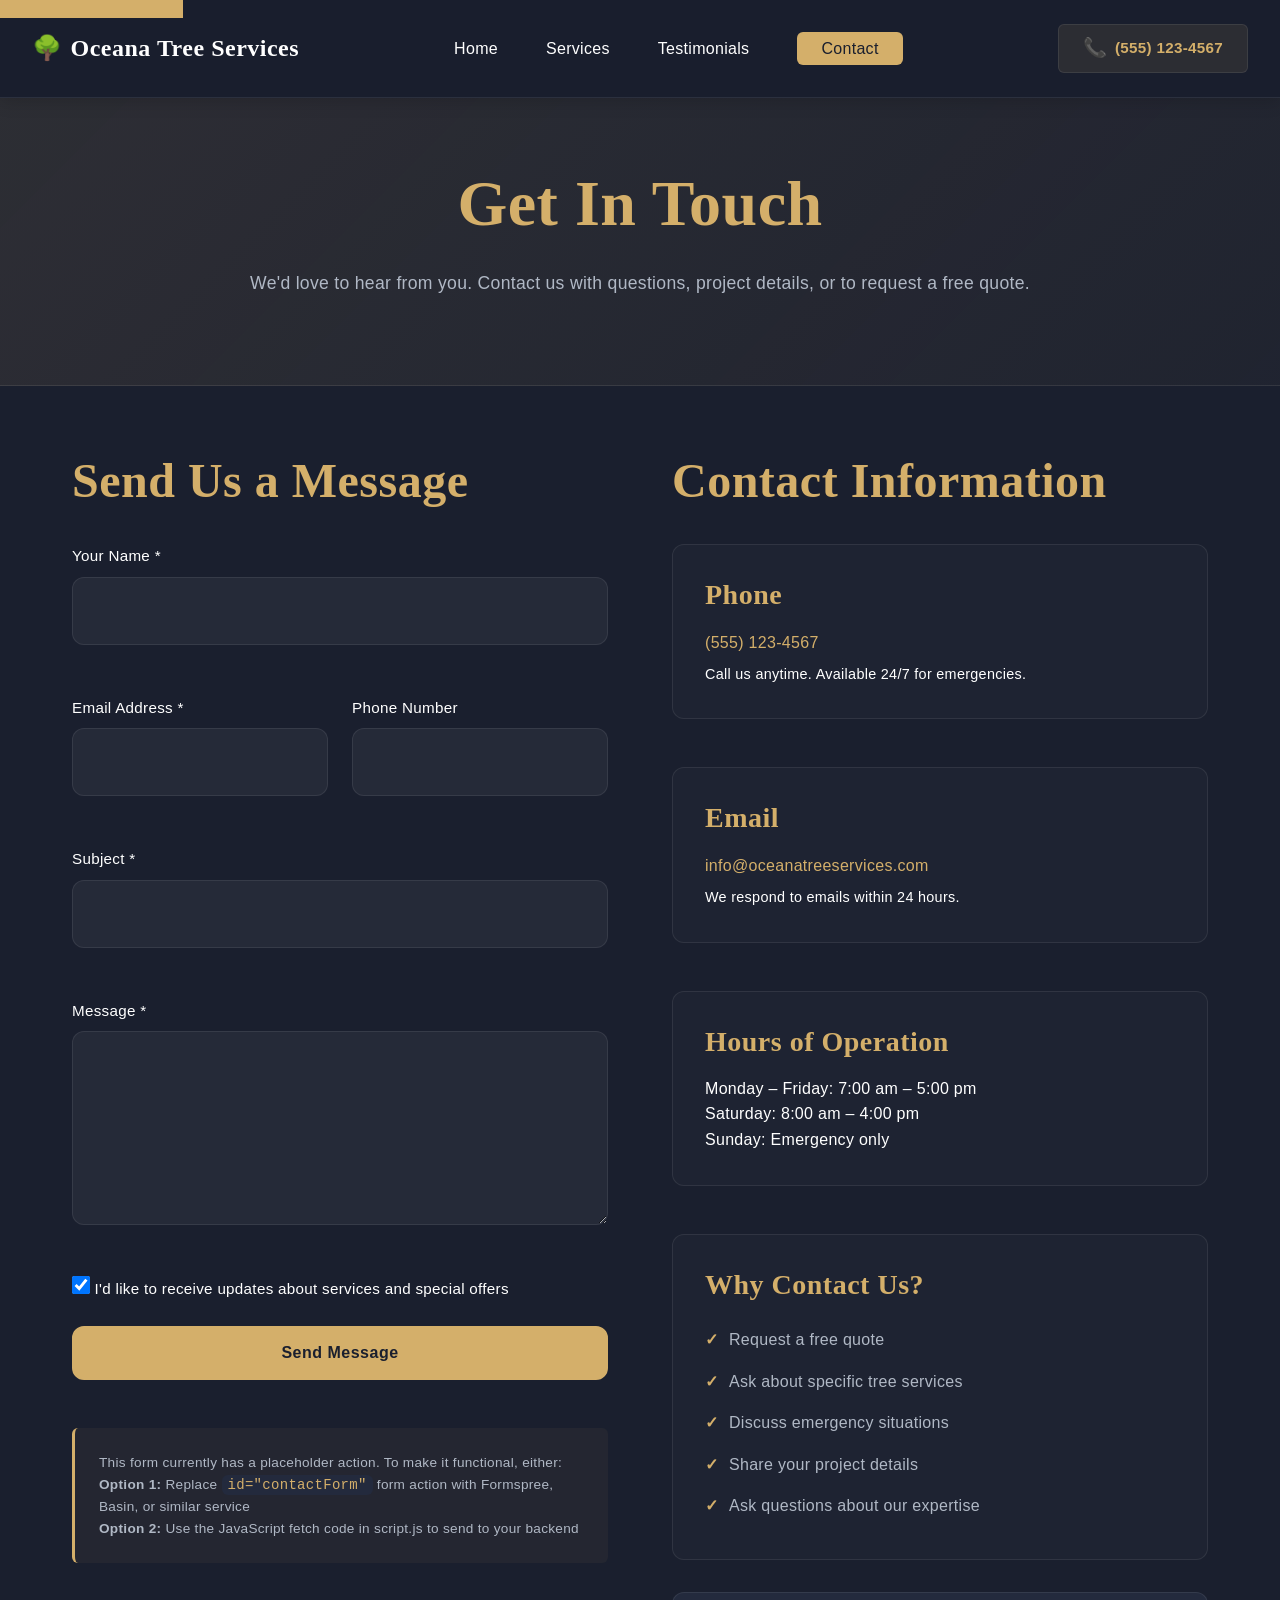
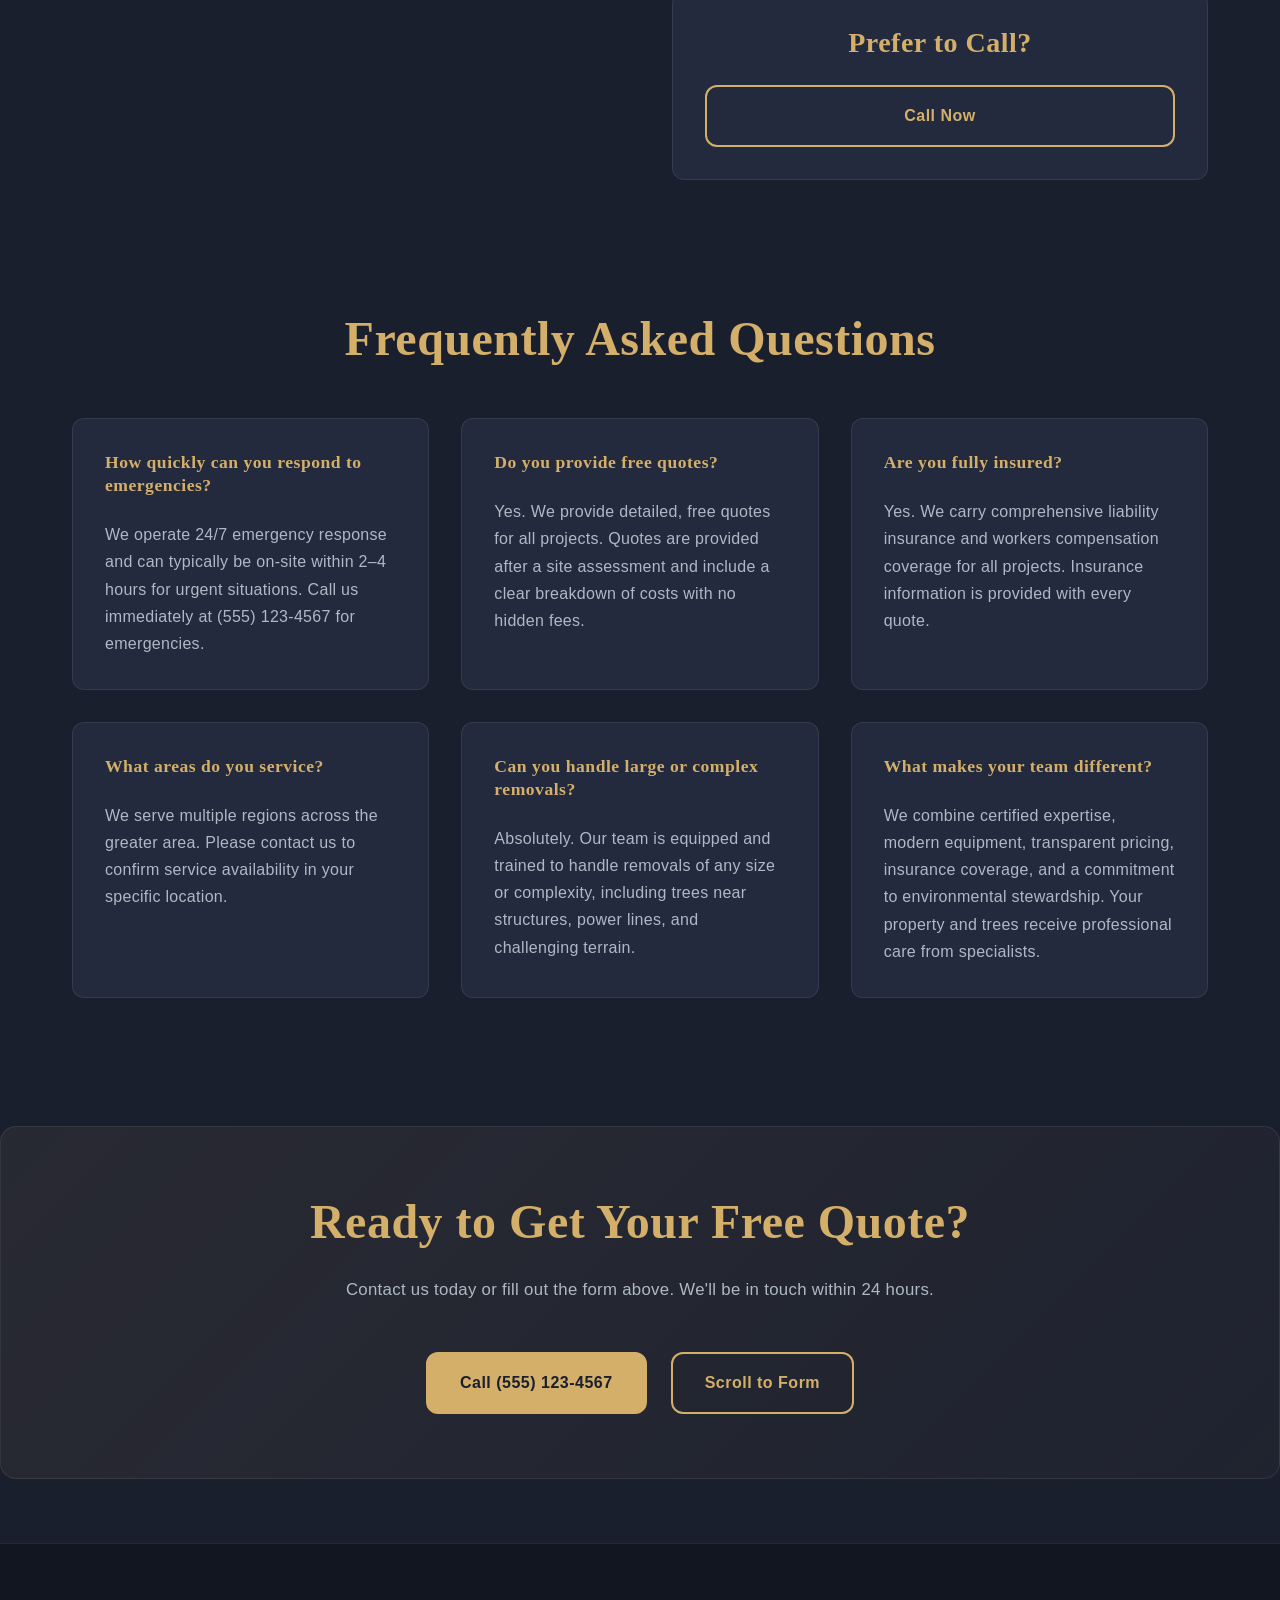
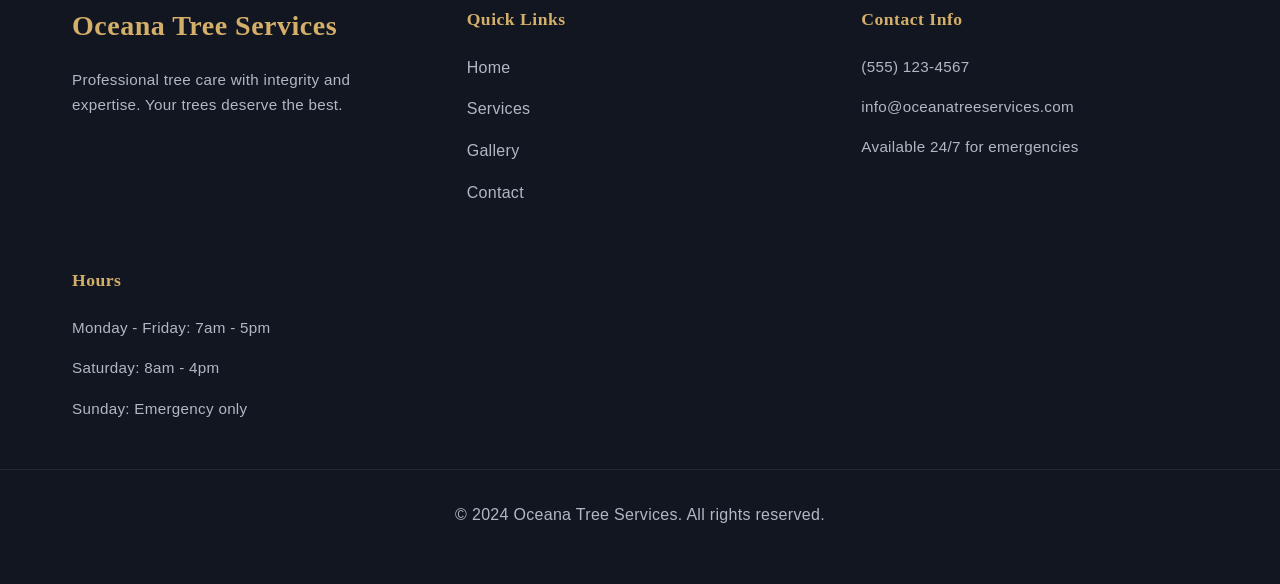
<file: contact.html>
<!DOCTYPE html>
<html lang="en">
<head>
    <meta charset="UTF-8">
    <meta name="viewport" content="width=device-width, initial-scale=1.0">
    <title>Contact Us | Oceana Tree Services</title>
    <meta name="description" content="Get in touch with Oceana Tree Services. Request a free quote or ask questions about our tree care services.">
    <meta name="theme-color" content="#1a1f2e">
    <link rel="stylesheet" href="styles.css">
</head>
<body>
    <!-- Skip to main content link for accessibility -->
    <a href="#main-content" class="skip-link">Skip to main content</a>

    <!-- Header -->
    <header class="header" role="banner">
        <div class="header-container">
            <div class="logo">
                <span class="logo-text">Oceana Tree Services</span>
            </div>
            
            <nav class="nav" role="navigation" aria-label="Main navigation">
                <button class="mobile-menu-toggle" id="mobileMenuToggle" aria-label="Toggle menu">
                    <span></span>
                    <span></span>
                    <span></span>
                </button>
                <ul class="nav-list">
                    <li><a href="index.html">Home</a></li>
                    <li><a href="index.html#services">Services</a></li>
                    <li><a href="index.html#testimonials">Testimonials</a></li>
                    <li><a href="contact.html" class="nav-cta">Contact</a></li>
                </ul>
            </nav>

            <div class="header-phone">
                <span class="phone-icon">📞</span>
                <span class="phone-number">(555) 123-4567</span>
            </div>
        </div>
    </header>

    <main id="main-content">
        <!-- Page Header -->
        <section class="page-header" role="region" aria-label="Contact page header">
            <div class="section-container">
                <h1>Get In Touch</h1>
                <p>We'd love to hear from you. Contact us with questions, project details, or to request a free quote.</p>
            </div>
        </section>

        <!-- Contact Content -->
        <section class="contact-section" role="region" aria-label="Contact form and information">
            <div class="section-container">
                <div class="contact-grid">
                    <!-- Contact Form -->
                    <div class="contact-form-wrapper">
                        <h2>Send Us a Message</h2>
                        <form class="contact-form" id="contactForm" novalidate>
                            <div class="form-group">
                                <label for="contactName">Your Name *</label>
                                <input 
                                    type="text" 
                                    id="contactName" 
                                    name="name"
                                    required
                                    aria-required="true">
                                <span class="error-message" role="alert"></span>
                            </div>

                            <div class="form-row">
                                <div class="form-group">
                                    <label for="contactEmail">Email Address *</label>
                                    <input 
                                        type="email" 
                                        id="contactEmail" 
                                        name="email"
                                        required
                                        aria-required="true">
                                    <span class="error-message" role="alert"></span>
                                </div>

                                <div class="form-group">
                                    <label for="contactPhone">Phone Number</label>
                                    <input 
                                        type="tel" 
                                        id="contactPhone" 
                                        name="phone">
                                    <span class="error-message" role="alert"></span>
                                </div>
                            </div>

                            <div class="form-group">
                                <label for="contactSubject">Subject *</label>
                                <input 
                                    type="text" 
                                    id="contactSubject" 
                                    name="subject"
                                    required
                                    aria-required="true">
                                <span class="error-message" role="alert"></span>
                            </div>

                            <div class="form-group">
                                <label for="contactMessage">Message *</label>
                                <textarea 
                                    id="contactMessage" 
                                    name="message"
                                    rows="8"
                                    required
                                    aria-required="true"></textarea>
                                <span class="error-message" role="alert"></span>
                            </div>

                            <div class="form-group checkbox">
                                <label for="contactOptIn">
                                    <input 
                                        type="checkbox" 
                                        id="contactOptIn" 
                                        name="optin"
                                        checked>
                                    I'd like to receive updates about services and special offers
                                </label>
                            </div>

                            <button type="submit" class="btn btn-primary btn-full">Send Message</button>
                            <p class="form-note">
                                <!-- IMPORTANT: Replace the form action placeholder below with your Formspree endpoint or another form service -->
                                This form currently has a placeholder action. To make it functional, either:
                                <br><strong>Option 1:</strong> Replace <code>id="contactForm"</code> form action with Formspree, Basin, or similar service
                                <br><strong>Option 2:</strong> Use the JavaScript fetch code in script.js to send to your backend
                            </p>
                        </form>
                    </div>

                    <!-- Contact Details -->
                    <div class="contact-details-wrapper">
                        <h2>Contact Information</h2>
                        
                        <div class="contact-details">
                            <div class="detail-item">
                                <h3>Phone</h3>
                                <p>
                                    <a href="tel:(555) 123-4567">(555) 123-4567</a>
                                </p>
                                <p class="detail-note">Call us anytime. Available 24/7 for emergencies.</p>
                            </div>

                            <div class="detail-item">
                                <h3>Email</h3>
                                <p>
                                    <a href="mailto:info@oceanatreeservices.com">info@oceanatreeservices.com</a>
                                </p>
                                <p class="detail-note">We respond to emails within 24 hours.</p>
                            </div>

                            <div class="detail-item">
                                <h3>Hours of Operation</h3>
                                <p>
                                    Monday – Friday: 7:00 am – 5:00 pm<br>
                                    Saturday: 8:00 am – 4:00 pm<br>
                                    Sunday: Emergency only
                                </p>
                            </div>

                            <div class="detail-item">
                                <h3>Why Contact Us?</h3>
                                <ul class="contact-reasons">
                                    <li>Request a free quote</li>
                                    <li>Ask about specific tree services</li>
                                    <li>Discuss emergency situations</li>
                                    <li>Share your project details</li>
                                    <li>Ask questions about our expertise</li>
                                </ul>
                            </div>
                        </div>

                        <div class="contact-cta">
                            <h3>Prefer to Call?</h3>
                            <a href="tel:(555) 123-4567" class="btn btn-secondary">Call Now</a>
                        </div>
                    </div>
                </div>
            </div>
        </section>

        <!-- FAQ Section -->
        <section class="faq-section" role="region" aria-label="Frequently asked questions">
            <div class="section-container">
                <h2>Frequently Asked Questions</h2>

                <div class="faq-grid">
                    <div class="faq-item">
                        <h3>How quickly can you respond to emergencies?</h3>
                        <p>We operate 24/7 emergency response and can typically be on-site within 2–4 hours for urgent situations. Call us immediately at (555) 123-4567 for emergencies.</p>
                    </div>

                    <div class="faq-item">
                        <h3>Do you provide free quotes?</h3>
                        <p>Yes. We provide detailed, free quotes for all projects. Quotes are provided after a site assessment and include a clear breakdown of costs with no hidden fees.</p>
                    </div>

                    <div class="faq-item">
                        <h3>Are you fully insured?</h3>
                        <p>Yes. We carry comprehensive liability insurance and workers compensation coverage for all projects. Insurance information is provided with every quote.</p>
                    </div>

                    <div class="faq-item">
                        <h3>What areas do you service?</h3>
                        <p>We serve multiple regions across the greater area. Please contact us to confirm service availability in your specific location.</p>
                    </div>

                    <div class="faq-item">
                        <h3>Can you handle large or complex removals?</h3>
                        <p>Absolutely. Our team is equipped and trained to handle removals of any size or complexity, including trees near structures, power lines, and challenging terrain.</p>
                    </div>

                    <div class="faq-item">
                        <h3>What makes your team different?</h3>
                        <p>We combine certified expertise, modern equipment, transparent pricing, insurance coverage, and a commitment to environmental stewardship. Your property and trees receive professional care from specialists.</p>
                    </div>
                </div>
            </div>
        </section>

        <!-- Final CTA -->
        <section class="contact-cta-section" role="region" aria-label="Call to action">
            <div class="section-container">
                <h2>Ready to Get Your Free Quote?</h2>
                <p>Contact us today or fill out the form above. We'll be in touch within 24 hours.</p>
                <div class="cta-buttons">
                    <a href="tel:(555) 123-4567" class="btn btn-primary">Call (555) 123-4567</a>
                    <a href="#main-content" class="btn btn-secondary">Scroll to Form</a>
                </div>
            </div>
        </section>
    </main>

    <!-- Footer -->
    <footer class="footer" role="contentinfo">
        <div class="footer-container">
            <div class="footer-section">
                <h3>Oceana Tree Services</h3>
                <p>Professional tree care with integrity and expertise. Your trees deserve the best.</p>
            </div>
            
            <div class="footer-section">
                <h4>Quick Links</h4>
                <ul>
                    <li><a href="index.html">Home</a></li>
                    <li><a href="index.html#services">Services</a></li>
                    <li><a href="index.html#gallery">Gallery</a></li>
                    <li><a href="contact.html">Contact</a></li>
                </ul>
            </div>
            
            <div class="footer-section">
                <h4>Contact Info</h4>
                <p><a href="tel:(555) 123-4567">(555) 123-4567</a></p>
                <p><a href="mailto:info@oceanatreeservices.com">info@oceanatreeservices.com</a></p>
                <p>Available 24/7 for emergencies</p>
            </div>
            
            <div class="footer-section">
                <h4>Hours</h4>
                <p>Monday - Friday: 7am - 5pm</p>
                <p>Saturday: 8am - 4pm</p>
                <p>Sunday: Emergency only</p>
            </div>
        </div>
        
        <div class="footer-bottom">
            <p>&copy; 2024 Oceana Tree Services. All rights reserved.</p>
        </div>
    </footer>

    <script src="script.js"></script>
</body>
</html>
</file>
<file: styles.css>
/* ============================================
   Oceana Tree Services - Complete Stylesheet
   ============================================ */

/* CSS Variables for Theming */
:root {
    --primary-dark: #1a1f2e;
    --secondary-dark: #232a3d;
    --text-light: #ffffff;
    --text-muted: #b0b8c5;
    --accent-gold: #d4af6a;
    --accent-gold-light: #e8c896;
    --accent-gold-dark: #b89b4a;
    --border-subtle: rgba(255, 255, 255, 0.08);
    --shadow-soft: 0 4px 16px rgba(0, 0, 0, 0.15);
    --shadow-medium: 0 8px 32px rgba(0, 0, 0, 0.2);
    --shadow-hover: 0 12px 40px rgba(0, 0, 0, 0.25);
    --spacing-xs: 0.5rem;
    --spacing-sm: 1rem;
    --spacing-md: 1.5rem;
    --spacing-lg: 2rem;
    --spacing-xl: 3rem;
    --spacing-2xl: 4rem;
    --radius-sm: 6px;
    --radius-md: 12px;
    --radius-lg: 16px;
    --transition-base: 0.3s cubic-bezier(0.4, 0, 0.2, 1);
    --transition-slow: 0.5s cubic-bezier(0.4, 0, 0.2, 1);
}

/* ============================================
   Global Styles
   ============================================ */

* {
    margin: 0;
    padding: 0;
    box-sizing: border-box;
}

html {
    scroll-behavior: smooth;
}

body {
    font-family: 'DM Sans', -apple-system, BlinkMacSystemFont, 'Segoe UI', sans-serif;
    background-color: var(--primary-dark);
    color: var(--text-light);
    line-height: 1.6;
    letter-spacing: 0.3px;
}

/* Accessibility */
.skip-link {
    position: absolute;
    top: -40px;
    left: 0;
    background-color: var(--accent-gold);
    color: var(--primary-dark);
    padding: var(--spacing-sm);
    text-decoration: none;
    z-index: 100;
}

.skip-link:focus {
    top: 0;
}

/* Typography */
h1, h2, h3, h4, h5, h6 {
    font-family: 'Cormorant Garamond', serif;
    font-weight: 600;
    letter-spacing: 0.5px;
    line-height: 1.3;
}

h1 {
    font-size: clamp(2rem, 5vw, 4rem);
    margin-bottom: var(--spacing-lg);
}

h2 {
    font-size: clamp(1.75rem, 4vw, 3rem);
    margin-bottom: var(--spacing-md);
}

h3 {
    font-size: clamp(1.25rem, 2.5vw, 1.75rem);
    margin-bottom: var(--spacing-sm);
}

h4 {
    font-size: 1.1rem;
    margin-bottom: var(--spacing-sm);
}

p {
    margin-bottom: var(--spacing-md);
    color: var(--text-muted);
    font-size: 1rem;
}

a {
    color: var(--accent-gold);
    text-decoration: none;
    transition: color var(--transition-base);
}

a:hover {
    color: var(--accent-gold-light);
}

code {
    background-color: var(--secondary-dark);
    padding: 2px 6px;
    border-radius: var(--radius-sm);
    font-family: 'Monaco', 'Courier New', monospace;
    font-size: 0.875rem;
    color: var(--accent-gold);
}

/* Container */
.section-container {
    max-width: 1200px;
    margin: 0 auto;
    padding: 0 var(--spacing-lg);
}

/* ============================================
   Header & Navigation
   ============================================ */

.header {
    position: sticky;
    top: 0;
    background-color: rgba(26, 31, 46, 0.95);
    backdrop-filter: blur(8px);
    border-bottom: 1px solid var(--border-subtle);
    z-index: 50;
    padding: var(--spacing-md) 0;
    box-shadow: var(--shadow-soft);
}

.header-container {
    display: flex;
    align-items: center;
    justify-content: space-between;
    max-width: 1400px;
    margin: 0 auto;
    padding: 0 var(--spacing-lg);
    gap: var(--spacing-lg);
}

.logo {
    font-size: 0;
    min-width: fit-content;
}

.logo-text {
    font-family: 'Cormorant Garamond', serif;
    font-size: 1.5rem;
    font-weight: 700;
    color: var(--text-light);
    letter-spacing: 0.5px;
}

.logo-text::before {
    content: '🌳';
    margin-right: var(--spacing-xs);
}

/* Navigation */
.nav {
    flex: 1;
    display: flex;
    justify-content: center;
}

.nav-list {
    list-style: none;
    display: flex;
    gap: var(--spacing-xl);
    align-items: center;
}

.nav-list a {
    color: var(--text-light);
    font-size: 1rem;
    font-weight: 500;
    position: relative;
    transition: color var(--transition-base);
}

.nav-list a::after {
    content: '';
    position: absolute;
    bottom: -4px;
    left: 0;
    width: 0;
    height: 2px;
    background-color: var(--accent-gold);
    transition: width var(--transition-base);
}

.nav-list a:hover::after {
    width: 100%;
}

.nav-cta {
    background-color: var(--accent-gold);
    color: var(--primary-dark) !important;
    padding: var(--spacing-xs) var(--spacing-md);
    border-radius: var(--radius-sm);
    font-weight: 600;
}

.nav-cta::after {
    display: none;
}

.nav-cta:hover {
    background-color: var(--accent-gold-light);
}

/* Mobile Menu Toggle */
.mobile-menu-toggle {
    display: none;
    flex-direction: column;
    gap: 4px;
    background: none;
    border: none;
    cursor: pointer;
    padding: var(--spacing-sm);
}

.mobile-menu-toggle span {
    width: 24px;
    height: 2px;
    background-color: var(--text-light);
    transition: all var(--transition-base);
    border-radius: 2px;
}

.mobile-menu-toggle.active span:nth-child(1) {
    transform: rotate(45deg) translate(8px, 8px);
}

.mobile-menu-toggle.active span:nth-child(2) {
    opacity: 0;
}

.mobile-menu-toggle.active span:nth-child(3) {
    transform: rotate(-45deg) translate(7px, -7px);
}

/* Header Phone */
.header-phone {
    display: flex;
    align-items: center;
    gap: var(--spacing-xs);
    white-space: nowrap;
    padding: var(--spacing-xs) var(--spacing-md);
    background-color: rgba(212, 175, 106, 0.1);
    border-radius: var(--radius-sm);
    border: 1px solid var(--border-subtle);
    transition: all var(--transition-base);
}

.header-phone:hover {
    background-color: rgba(212, 175, 106, 0.15);
    border-color: var(--accent-gold);
}

.phone-icon {
    font-size: 1.2rem;
}

.phone-number {
    font-weight: 600;
    color: var(--accent-gold);
    font-size: 0.95rem;
}

/* ============================================
   Hero Section
   ============================================ */

.hero {
    display: grid;
    grid-template-columns: 1fr 1fr;
    gap: var(--spacing-2xl);
    align-items: center;
    padding: var(--spacing-2xl) 0;
    min-height: 600px;
}

.hero-content {
    animation: fadeInUp 0.8s ease-out;
}

.hero-headline {
    color: var(--text-light);
    margin-bottom: var(--spacing-lg);
}

.hero-subtext {
    font-size: 1.1rem;
    color: var(--text-muted);
    margin-bottom: var(--spacing-xl);
    line-height: 1.8;
}

.hero-buttons {
    display: flex;
    gap: var(--spacing-md);
    flex-wrap: wrap;
}

.hero-image {
    position: relative;
    height: 400px;
    border-radius: var(--radius-lg);
    overflow: hidden;
    animation: fadeInRight 0.8s ease-out;
}

.hero-image img {
    width: 100%;
    height: 100%;
    object-fit: cover;
    transition: transform var(--transition-slow);
}

.hero-image:hover img {
    transform: scale(1.05);
}

.hero-image::before {
    content: '';
    position: absolute;
    inset: 0;
    background: linear-gradient(135deg, rgba(212, 175, 106, 0.1), transparent);
    pointer-events: none;
}

/* ============================================
   Buttons
   ============================================ */

.btn {
    display: inline-block;
    padding: var(--spacing-sm) var(--spacing-lg);
    border: 2px solid transparent;
    border-radius: var(--radius-md);
    font-size: 1rem;
    font-weight: 600;
    cursor: pointer;
    transition: all var(--transition-base);
    text-decoration: none;
    text-align: center;
    font-family: 'DM Sans', sans-serif;
    letter-spacing: 0.5px;
}

.btn-primary {
    background-color: var(--accent-gold);
    color: var(--primary-dark);
    border-color: var(--accent-gold);
}

.btn-primary:hover {
    background-color: var(--accent-gold-light);
    border-color: var(--accent-gold-light);
    box-shadow: var(--shadow-hover);
}

.btn-secondary {
    background-color: transparent;
    color: var(--accent-gold);
    border-color: var(--accent-gold);
}

.btn-secondary:hover {
    background-color: rgba(212, 175, 106, 0.1);
    border-color: var(--accent-gold-light);
    color: var(--accent-gold-light);
}

.btn-full {
    width: 100%;
}

.btn:disabled {
    opacity: 0.5;
    cursor: not-allowed;
}

/* ============================================
   Quote Form Modal
   ============================================ */

.quote-form-section {
    position: fixed;
    inset: 0;
    z-index: 40;
    display: none;
    align-items: center;
    justify-content: center;
}

.quote-form-section.active {
    display: flex;
}

.quote-form-overlay {
    position: absolute;
    inset: 0;
    background-color: rgba(0, 0, 0, 0.6);
    backdrop-filter: blur(4px);
}

.quote-form-container {
    position: relative;
    background-color: var(--secondary-dark);
    border: 1px solid var(--border-subtle);
    border-radius: var(--radius-lg);
    padding: var(--spacing-2xl);
    max-width: 600px;
    width: 90%;
    max-height: 90vh;
    overflow-y: auto;
    box-shadow: var(--shadow-medium);
    animation: slideIn 0.4s ease-out;
}

.quote-form-container h2 {
    margin-bottom: var(--spacing-sm);
    color: var(--text-light);
}

.quote-form-container p {
    margin-bottom: var(--spacing-lg);
    color: var(--text-muted);
}

.quote-form-close {
    position: absolute;
    top: var(--spacing-lg);
    right: var(--spacing-lg);
    width: 32px;
    height: 32px;
    display: flex;
    align-items: center;
    justify-content: center;
    background: none;
    border: none;
    color: var(--text-light);
    font-size: 1.5rem;
    cursor: pointer;
    transition: color var(--transition-base);
}

.quote-form-close:hover {
    color: var(--accent-gold);
}

/* ============================================
   Forms
   ============================================ */

.quote-form,
.contact-form {
    display: flex;
    flex-direction: column;
    gap: var(--spacing-md);
}

.form-row {
    display: grid;
    grid-template-columns: 1fr 1fr;
    gap: var(--spacing-md);
}

.form-group {
    display: flex;
    flex-direction: column;
    gap: var(--spacing-xs);
}

.form-group label {
    font-weight: 500;
    color: var(--text-light);
    font-size: 0.95rem;
}

.form-group input,
.form-group select,
.form-group textarea {
    padding: var(--spacing-md);
    background-color: rgba(255, 255, 255, 0.05);
    border: 1px solid var(--border-subtle);
    border-radius: var(--radius-md);
    color: var(--text-light);
    font-family: inherit;
    font-size: 1rem;
    transition: all var(--transition-base);
}

.form-group input::placeholder,
.form-group textarea::placeholder {
    color: var(--text-muted);
}

.form-group input:focus,
.form-group select:focus,
.form-group textarea:focus {
    outline: none;
    border-color: var(--accent-gold);
    background-color: rgba(255, 255, 255, 0.08);
    box-shadow: 0 0 0 3px rgba(212, 175, 106, 0.1);
}

.form-group input.error,
.form-group select.error,
.form-group textarea.error {
    border-color: #ff6b6b;
    background-color: rgba(255, 107, 107, 0.05);
}

.form-group.checkbox {
    flex-direction: row;
    align-items: center;
    gap: var(--spacing-sm);
}

.form-group.checkbox label {
    margin: 0;
}

.form-group.checkbox input {
    width: 18px;
    height: 18px;
    cursor: pointer;
    margin: 0;
}

.error-message {
    color: #ff6b6b;
    font-size: 0.85rem;
    min-height: 1.2rem;
    display: block;
}

.form-note {
    font-size: 0.85rem;
    color: var(--text-muted);
    margin-top: var(--spacing-md);
    padding: var(--spacing-md);
    background-color: rgba(212, 175, 106, 0.05);
    border-left: 3px solid var(--accent-gold);
    border-radius: var(--radius-sm);
}

/* ============================================
   Introduction Section
   ============================================ */

.intro-section {
    padding: var(--spacing-2xl) 0;
    background: linear-gradient(135deg, rgba(212, 175, 106, 0.03), transparent);
    border-top: 1px solid var(--border-subtle);
    border-bottom: 1px solid var(--border-subtle);
    margin: var(--spacing-2xl) 0;
}

.intro-content h2 {
    color: var(--accent-gold);
    margin-bottom: var(--spacing-lg);
}

.intro-content > p {
    font-size: 1.05rem;
    line-height: 1.8;
    margin-bottom: var(--spacing-xl);
    max-width: 800px;
}

.intro-grid {
    display: grid;
    grid-template-columns: repeat(auto-fit, minmax(250px, 1fr));
    gap: var(--spacing-lg);
    margin-top: var(--spacing-xl);
}

.intro-point {
    padding: var(--spacing-lg);
    background-color: rgba(212, 175, 106, 0.05);
    border: 1px solid var(--border-subtle);
    border-radius: var(--radius-md);
    transition: all var(--transition-base);
}

.intro-point:hover {
    background-color: rgba(212, 175, 106, 0.08);
    border-color: var(--accent-gold);
    transform: translateY(-4px);
}

.point-icon {
    display: block;
    font-size: 2.5rem;
    margin-bottom: var(--spacing-sm);
}

.intro-point h3 {
    color: var(--text-light);
    margin-bottom: var(--spacing-xs);
}

.intro-point p {
    color: var(--text-muted);
    margin: 0;
    font-size: 0.95rem;
}

/* ============================================
   Metrics Strip
   ============================================ */

.metrics-strip {
    background: linear-gradient(90deg, rgba(212, 175, 106, 0.08), rgba(212, 175, 106, 0.03));
    border: 1px solid var(--border-subtle);
    border-radius: var(--radius-lg);
    padding: var(--spacing-2xl) 0;
    margin: var(--spacing-2xl) 0;
}

.metrics-container {
    display: grid;
    grid-template-columns: repeat(auto-fit, minmax(200px, 1fr));
    gap: var(--spacing-lg);
    text-align: center;
}

.metric {
    animation: fadeInUp 0.8s ease-out;
    animation-fill-mode: both;
}

.metric:nth-child(1) { animation-delay: 0.1s; }
.metric:nth-child(2) { animation-delay: 0.2s; }
.metric:nth-child(3) { animation-delay: 0.3s; }
.metric:nth-child(4) { animation-delay: 0.4s; }

.metric-number {
    font-family: 'Cormorant Garamond', serif;
    font-size: 2.5rem;
    font-weight: 700;
    color: var(--accent-gold);
    margin-bottom: var(--spacing-xs);
}

.metric-label {
    color: var(--text-muted);
    font-size: 0.95rem;
}

/* ============================================
   Services Section
   ============================================ */

.services-section {
    padding: var(--spacing-2xl) 0;
}

.services-section h2,
.section-subtitle {
    text-align: center;
    margin-bottom: var(--spacing-lg);
}

.section-subtitle {
    color: var(--text-muted);
    font-size: 1.1rem;
    max-width: 600px;
    margin-left: auto;
    margin-right: auto;
}

.services-grid {
    display: grid;
    grid-template-columns: repeat(auto-fit, minmax(300px, 1fr));
    gap: var(--spacing-lg);
    margin-top: var(--spacing-xl);
}

.service-card {
    background-color: var(--secondary-dark);
    border: 1px solid var(--border-subtle);
    border-radius: var(--radius-lg);
    overflow: hidden;
    transition: all var(--transition-slow);
    cursor: pointer;
}

.service-card:hover {
    border-color: var(--accent-gold);
    box-shadow: var(--shadow-hover);
    transform: translateY(-8px);
}

.service-image {
    height: 220px;
    overflow: hidden;
    background-color: rgba(0, 0, 0, 0.3);
}

.service-image img {
    width: 100%;
    height: 100%;
    object-fit: cover;
    transition: transform var(--transition-slow);
}

.service-card:hover .service-image img {
    transform: scale(1.08);
}

.service-card h3 {
    padding: var(--spacing-lg) var(--spacing-lg) var(--spacing-sm);
    color: var(--text-light);
}

.service-card p {
    padding: 0 var(--spacing-lg) var(--spacing-lg);
    color: var(--text-muted);
    margin: 0;
    font-size: 0.95rem;
}

/* ============================================
   Why Us Section
   ============================================ */

.why-us-section {
    padding: var(--spacing-2xl) 0;
    background: linear-gradient(135deg, rgba(212, 175, 106, 0.03), transparent);
    border-top: 1px solid var(--border-subtle);
    border-bottom: 1px solid var(--border-subtle);
    margin: var(--spacing-2xl) 0;
}

.why-us-section h2 {
    text-align: center;
    color: var(--accent-gold);
    margin-bottom: var(--spacing-xl);
}

.why-us-grid {
    display: grid;
    grid-template-columns: repeat(auto-fit, minmax(280px, 1fr));
    gap: var(--spacing-lg);
}

.why-us-item {
    padding: var(--spacing-lg);
    background-color: rgba(255, 255, 255, 0.02);
    border: 1px solid var(--border-subtle);
    border-radius: var(--radius-md);
    transition: all var(--transition-base);
}

.why-us-item:hover {
    background-color: rgba(255, 255, 255, 0.04);
    border-color: var(--accent-gold);
}

.why-us-item h3 {
    color: var(--accent-gold);
    margin-bottom: var(--spacing-sm);
}

.why-us-item p {
    color: var(--text-muted);
    margin: 0;
}

/* ============================================
   Testimonials Section
   ============================================ */

.testimonials-section {
    padding: var(--spacing-2xl) 0;
}

.testimonials-section h2 {
    text-align: center;
    margin-bottom: var(--spacing-xl);
}

.testimonials-slider {
    position: relative;
    background-color: var(--secondary-dark);
    border: 1px solid var(--border-subtle);
    border-radius: var(--radius-lg);
    padding: var(--spacing-2xl);
    min-height: 300px;
    display: flex;
    align-items: center;
    justify-content: center;
    overflow: hidden;
}

.testimonial-slide {
    position: absolute;
    width: 100%;
    opacity: 0;
    transition: opacity var(--transition-base);
    text-align: center;
}

.testimonial-slide.active {
    opacity: 1;
    position: relative;
}

.testimonial-text {
    font-size: 1.2rem;
    font-style: italic;
    color: var(--text-light);
    margin-bottom: var(--spacing-md);
    line-height: 1.8;
}

.testimonial-text::before {
    content: '"';
    font-size: 2rem;
    color: var(--accent-gold);
}

.testimonial-text::after {
    content: '"';
    font-size: 2rem;
    color: var(--accent-gold);
}

.testimonial-author {
    color: var(--accent-gold);
    font-weight: 600;
    margin: 0;
}

.testimonials-controls {
    display: flex;
    align-items: center;
    justify-content: center;
    gap: var(--spacing-lg);
    margin-top: var(--spacing-lg);
}

.testimonial-btn {
    width: 40px;
    height: 40px;
    border: 1px solid var(--accent-gold);
    background-color: transparent;
    color: var(--accent-gold);
    border-radius: 50%;
    cursor: pointer;
    font-size: 1.2rem;
    display: flex;
    align-items: center;
    justify-content: center;
    transition: all var(--transition-base);
}

.testimonial-btn:hover {
    background-color: var(--accent-gold);
    color: var(--primary-dark);
}

.testimonial-dots {
    display: flex;
    gap: var(--spacing-xs);
}

.testimonial-dot {
    width: 8px;
    height: 8px;
    border-radius: 50%;
    background-color: var(--text-muted);
    cursor: pointer;
    transition: all var(--transition-base);
}

.testimonial-dot.active {
    background-color: var(--accent-gold);
    width: 24px;
    border-radius: 4px;
}

/* ============================================
   Gallery Section
   ============================================ */

.gallery-section {
    padding: var(--spacing-2xl) 0;
}

.gallery-section h2,
.gallery-section .section-subtitle {
    text-align: center;
    margin-bottom: var(--spacing-xl);
}

.gallery-grid {
    display: grid;
    grid-template-columns: repeat(auto-fit, minmax(250px, 1fr));
    gap: var(--spacing-lg);
}

.gallery-item {
    position: relative;
    overflow: hidden;
    border-radius: var(--radius-lg);
    aspect-ratio: 1;
    cursor: pointer;
    background-color: rgba(0, 0, 0, 0.3);
}

.gallery-item img {
    width: 100%;
    height: 100%;
    object-fit: cover;
    transition: transform var(--transition-slow);
}

.gallery-item:hover img {
    transform: scale(1.1);
}

.gallery-overlay {
    position: absolute;
    inset: 0;
    background-color: rgba(0, 0, 0, 0.5);
    display: flex;
    align-items: center;
    justify-content: center;
    color: var(--text-light);
    font-size: 1.2rem;
    font-weight: 600;
    opacity: 0;
    transition: opacity var(--transition-base);
}

.gallery-item:hover .gallery-overlay {
    opacity: 1;
}

/* ============================================
   Lightbox
   ============================================ */

.lightbox {
    position: fixed;
    inset: 0;
    background-color: rgba(0, 0, 0, 0.9);
    z-index: 100;
    display: none;
    align-items: center;
    justify-content: center;
}

.lightbox.active {
    display: flex;
}

.lightbox-content {
    position: relative;
    max-width: 90vw;
    max-height: 85vh;
    animation: zoomIn 0.3s ease-out;
}

.lightbox-content img {
    width: 100%;
    height: 100%;
    object-fit: contain;
}

.lightbox-close {
    position: absolute;
    top: 20px;
    right: 20px;
    width: 40px;
    height: 40px;
    background-color: rgba(255, 255, 255, 0.1);
    border: 1px solid rgba(255, 255, 255, 0.2);
    color: var(--text-light);
    font-size: 1.5rem;
    border-radius: 50%;
    cursor: pointer;
    display: flex;
    align-items: center;
    justify-content: center;
    transition: all var(--transition-base);
}

.lightbox-close:hover {
    background-color: var(--accent-gold);
    color: var(--primary-dark);
}

.lightbox-prev,
.lightbox-next {
    position: absolute;
    top: 50%;
    transform: translateY(-50%);
    width: 50px;
    height: 50px;
    background-color: rgba(255, 255, 255, 0.1);
    border: 1px solid rgba(255, 255, 255, 0.2);
    color: var(--text-light);
    font-size: 1.5rem;
    cursor: pointer;
    display: flex;
    align-items: center;
    justify-content: center;
    border-radius: var(--radius-md);
    transition: all var(--transition-base);
}

.lightbox-prev {
    left: 20px;
}

.lightbox-next {
    right: 20px;
}

.lightbox-prev:hover,
.lightbox-next:hover {
    background-color: var(--accent-gold);
    color: var(--primary-dark);
}

/* ============================================
   Regions Section
   ============================================ */

.regions-section {
    padding: var(--spacing-2xl) 0;
    background: linear-gradient(135deg, rgba(212, 175, 106, 0.03), transparent);
    border-top: 1px solid var(--border-subtle);
    border-bottom: 1px solid var(--border-subtle);
    margin: var(--spacing-2xl) 0;
}

.regions-section h2 {
    text-align: center;
    color: var(--accent-gold);
    margin-bottom: var(--spacing-lg);
}

.regions-grid {
    display: grid;
    grid-template-columns: repeat(auto-fit, minmax(250px, 1fr));
    gap: var(--spacing-lg);
    margin-bottom: var(--spacing-xl);
}

.region-card {
    background-color: var(--secondary-dark);
    border: 1px solid var(--border-subtle);
    border-radius: var(--radius-md);
    padding: var(--spacing-lg);
    text-align: center;
    transition: all var(--transition-base);
}

.region-card:hover {
    border-color: var(--accent-gold);
    background-color: rgba(212, 175, 106, 0.05);
}

.region-card h3 {
    color: var(--text-light);
    margin-bottom: var(--spacing-sm);
}

.region-card p {
    color: var(--text-muted);
    margin: 0;
    font-size: 0.95rem;
}

.regions-contact {
    text-align: center;
    padding: var(--spacing-lg);
    background-color: rgba(212, 175, 106, 0.05);
    border: 1px solid var(--border-subtle);
    border-radius: var(--radius-md);
}

.regions-contact p {
    color: var(--text-muted);
    margin: 0;
}

.regions-contact a {
    color: var(--accent-gold);
    font-weight: 600;
}

/* ============================================
   CTA Sections
   ============================================ */

.final-cta-section,
.contact-cta-section {
    background: linear-gradient(135deg, rgba(212, 175, 106, 0.08), rgba(212, 175, 106, 0.03));
    border: 1px solid var(--border-subtle);
    border-radius: var(--radius-lg);
    padding: var(--spacing-2xl);
    text-align: center;
    margin: var(--spacing-2xl) 0;
}

.final-cta-section h2,
.contact-cta-section h2 {
    color: var(--accent-gold);
    margin-bottom: var(--spacing-md);
}

.final-cta-section p,
.contact-cta-section p {
    color: var(--text-muted);
    margin-bottom: var(--spacing-xl);
    font-size: 1.05rem;
}

.cta-buttons {
    display: flex;
    gap: var(--spacing-md);
    justify-content: center;
    flex-wrap: wrap;
}

/* ============================================
   Contact Page Styles
   ============================================ */

.page-header {
    background: linear-gradient(135deg, rgba(212, 175, 106, 0.1), rgba(212, 175, 106, 0.03));
    border-bottom: 1px solid var(--border-subtle);
    padding: var(--spacing-2xl) 0;
    text-align: center;
}

.page-header h1 {
    color: var(--accent-gold);
    margin-bottom: var(--spacing-md);
}

.page-header p {
    color: var(--text-muted);
    font-size: 1.1rem;
}

.contact-section {
    padding: var(--spacing-2xl) 0;
}

.contact-grid {
    display: grid;
    grid-template-columns: 1fr 1fr;
    gap: var(--spacing-2xl);
}

.contact-form-wrapper h2,
.contact-details-wrapper h2 {
    color: var(--accent-gold);
    margin-bottom: var(--spacing-lg);
}

.contact-details {
    display: flex;
    flex-direction: column;
    gap: var(--spacing-xl);
}

.detail-item {
    padding: var(--spacing-lg);
    background-color: rgba(255, 255, 255, 0.02);
    border: 1px solid var(--border-subtle);
    border-radius: var(--radius-md);
    transition: all var(--transition-base);
}

.detail-item:hover {
    background-color: rgba(255, 255, 255, 0.04);
    border-color: var(--accent-gold);
}

.detail-item h3 {
    color: var(--accent-gold);
    margin-bottom: var(--spacing-sm);
}

.detail-item p {
    color: var(--text-light);
    margin-bottom: var(--spacing-xs);
}

.detail-item p:last-child {
    margin-bottom: 0;
}

.detail-note {
    color: var(--text-muted);
    font-size: 0.9rem;
}

.contact-reasons {
    list-style: none;
    margin: 0;
}

.contact-reasons li {
    color: var(--text-muted);
    padding: var(--spacing-xs) 0;
    padding-left: var(--spacing-md);
    position: relative;
}

.contact-reasons li::before {
    content: '✓';
    position: absolute;
    left: 0;
    color: var(--accent-gold);
    font-weight: bold;
}

.contact-cta {
    background-color: var(--secondary-dark);
    border: 1px solid var(--border-subtle);
    border-radius: var(--radius-md);
    padding: var(--spacing-lg);
    margin-top: var(--spacing-lg);
}

.contact-cta h3 {
    color: var(--accent-gold);
    margin-bottom: var(--spacing-md);
    text-align: center;
}

.contact-cta .btn {
    width: 100%;
}

/* ============================================
   FAQ Section
   ============================================ */

.faq-section {
    padding: var(--spacing-2xl) 0;
}

.faq-section h2 {
    text-align: center;
    color: var(--accent-gold);
    margin-bottom: var(--spacing-xl);
}

.faq-grid {
    display: grid;
    grid-template-columns: repeat(auto-fit, minmax(300px, 1fr));
    gap: var(--spacing-lg);
}

.faq-item {
    background-color: var(--secondary-dark);
    border: 1px solid var(--border-subtle);
    border-radius: var(--radius-md);
    padding: var(--spacing-lg);
    transition: all var(--transition-base);
}

.faq-item:hover {
    border-color: var(--accent-gold);
    background-color: rgba(212, 175, 106, 0.05);
}

.faq-item h3 {
    color: var(--accent-gold);
    margin-bottom: var(--spacing-md);
    font-size: 1.1rem;
}

.faq-item p {
    color: var(--text-muted);
    margin: 0;
    line-height: 1.7;
}

/* ============================================
   Footer
   ============================================ */

.footer {
    background-color: rgba(0, 0, 0, 0.3);
    border-top: 1px solid var(--border-subtle);
    padding: var(--spacing-2xl) 0 var(--spacing-lg);
    margin-top: var(--spacing-2xl);
}

.footer-container {
    max-width: 1200px;
    margin: 0 auto;
    padding: 0 var(--spacing-lg);
    display: grid;
    grid-template-columns: repeat(auto-fit, minmax(250px, 1fr));
    gap: var(--spacing-xl);
    margin-bottom: var(--spacing-xl);
}

.footer-section h3,
.footer-section h4 {
    color: var(--accent-gold);
    margin-bottom: var(--spacing-md);
}

.footer-section p {
    color: var(--text-muted);
    font-size: 0.95rem;
    margin-bottom: var(--spacing-sm);
}

.footer-section p:last-child {
    margin-bottom: 0;
}

.footer-section ul {
    list-style: none;
}

.footer-section ul li {
    margin-bottom: var(--spacing-sm);
}

.footer-section a {
    color: var(--text-muted);
    transition: color var(--transition-base);
}

.footer-section a:hover {
    color: var(--accent-gold);
}

.footer-bottom {
    text-align: center;
    padding-top: var(--spacing-lg);
    border-top: 1px solid var(--border-subtle);
    color: var(--text-muted);
    font-size: 0.9rem;
}

/* ============================================
   Animations
   ============================================ */

@keyframes fadeInUp {
    from {
        opacity: 0;
        transform: translateY(20px);
    }
    to {
        opacity: 1;
        transform: translateY(0);
    }
}

@keyframes fadeInRight {
    from {
        opacity: 0;
        transform: translateX(20px);
    }
    to {
        opacity: 1;
        transform: translateX(0);
    }
}

@keyframes slideIn {
    from {
        opacity: 0;
        transform: scale(0.95);
    }
    to {
        opacity: 1;
        transform: scale(1);
    }
}

@keyframes zoomIn {
    from {
        opacity: 0;
        transform: scale(0.8);
    }
    to {
        opacity: 1;
        transform: scale(1);
    }
}

/* ============================================
   Responsive Design
   ============================================ */

@media (max-width: 1024px) {
    .header-container {
        gap: var(--spacing-md);
    }

    .hero {
        grid-template-columns: 1fr;
        min-height: auto;
        gap: var(--spacing-lg);
    }

    .hero-image {
        height: 350px;
    }

    .contact-grid {
        grid-template-columns: 1fr;
        gap: var(--spacing-lg);
    }

    .form-row {
        grid-template-columns: 1fr;
    }
}

@media (max-width: 768px) {
    :root {
        --spacing-xl: 2rem;
        --spacing-2xl: 2.5rem;
    }

    .mobile-menu-toggle {
        display: flex;
    }

    .nav-list {
        position: fixed;
        top: 60px;
        left: 0;
        right: 0;
        flex-direction: column;
        background-color: var(--secondary-dark);
        border-bottom: 1px solid var(--border-subtle);
        max-height: 0;
        overflow: hidden;
        transition: max-height var(--transition-base);
        gap: 0;
    }

    .nav-list.active {
        max-height: 400px;
    }

    .nav-list li {
        border-bottom: 1px solid var(--border-subtle);
    }

    .nav-list a {
        display: block;
        padding: var(--spacing-md);
    }

    .nav-list a::after {
        display: none;
    }

    .nav-list a:hover {
        background-color: rgba(212, 175, 106, 0.1);
    }

    .header-phone {
        display: none;
    }

    .hero {
        padding: var(--spacing-lg) 0;
    }

    .hero-headline {
        font-size: 1.75rem;
    }

    .hero-subtext {
        font-size: 1rem;
    }

    .hero-buttons {
        flex-direction: column;
    }

    .btn {
        width: 100%;
    }

    .services-grid,
    .why-us-grid,
    .gallery-grid,
    .regions-grid,
    .faq-grid {
        grid-template-columns: 1fr;
    }

    .testimonials-slider {
        padding: var(--spacing-lg);
    }

    .testimonial-text {
        font-size: 1rem;
    }

    .metrics-container {
        grid-template-columns: repeat(2, 1fr);
    }

    .quote-form-container {
        padding: var(--spacing-lg);
    }

    .form-row {
        grid-template-columns: 1fr;
    }

    .footer-container {
        grid-template-columns: 1fr;
    }

    .lightbox-prev,
    .lightbox-next {
        width: 40px;
        height: 40px;
        font-size: 1.2rem;
    }

    .lightbox-close {
        width: 35px;
        height: 35px;
        font-size: 1.25rem;
    }
}

@media (max-width: 480px) {
    .hero-headline {
        font-size: 1.5rem;
    }

    h2 {
        font-size: 1.5rem;
    }

    .section-container {
        padding: 0 var(--spacing-md);
    }

    .metrics-container {
        grid-template-columns: 1fr;
    }

    .cta-buttons {
        flex-direction: column;
    }

    .testimonials-controls {
        gap: var(--spacing-sm);
    }

    .lightbox-prev,
    .lightbox-next {
        width: 35px;
        height: 35px;
        font-size: 1rem;
    }

    .lightbox-content {
        max-width: 95vw;
        max-height: 80vh;
    }
}

/* ============================================
   Print Styles
   ============================================ */

@media print {
    .header,
    .footer,
    .quote-form-section,
    .lightbox,
    .mobile-menu-toggle {
        display: none;
    }

    body {
        background-color: white;
        color: black;
    }
}
</file>
